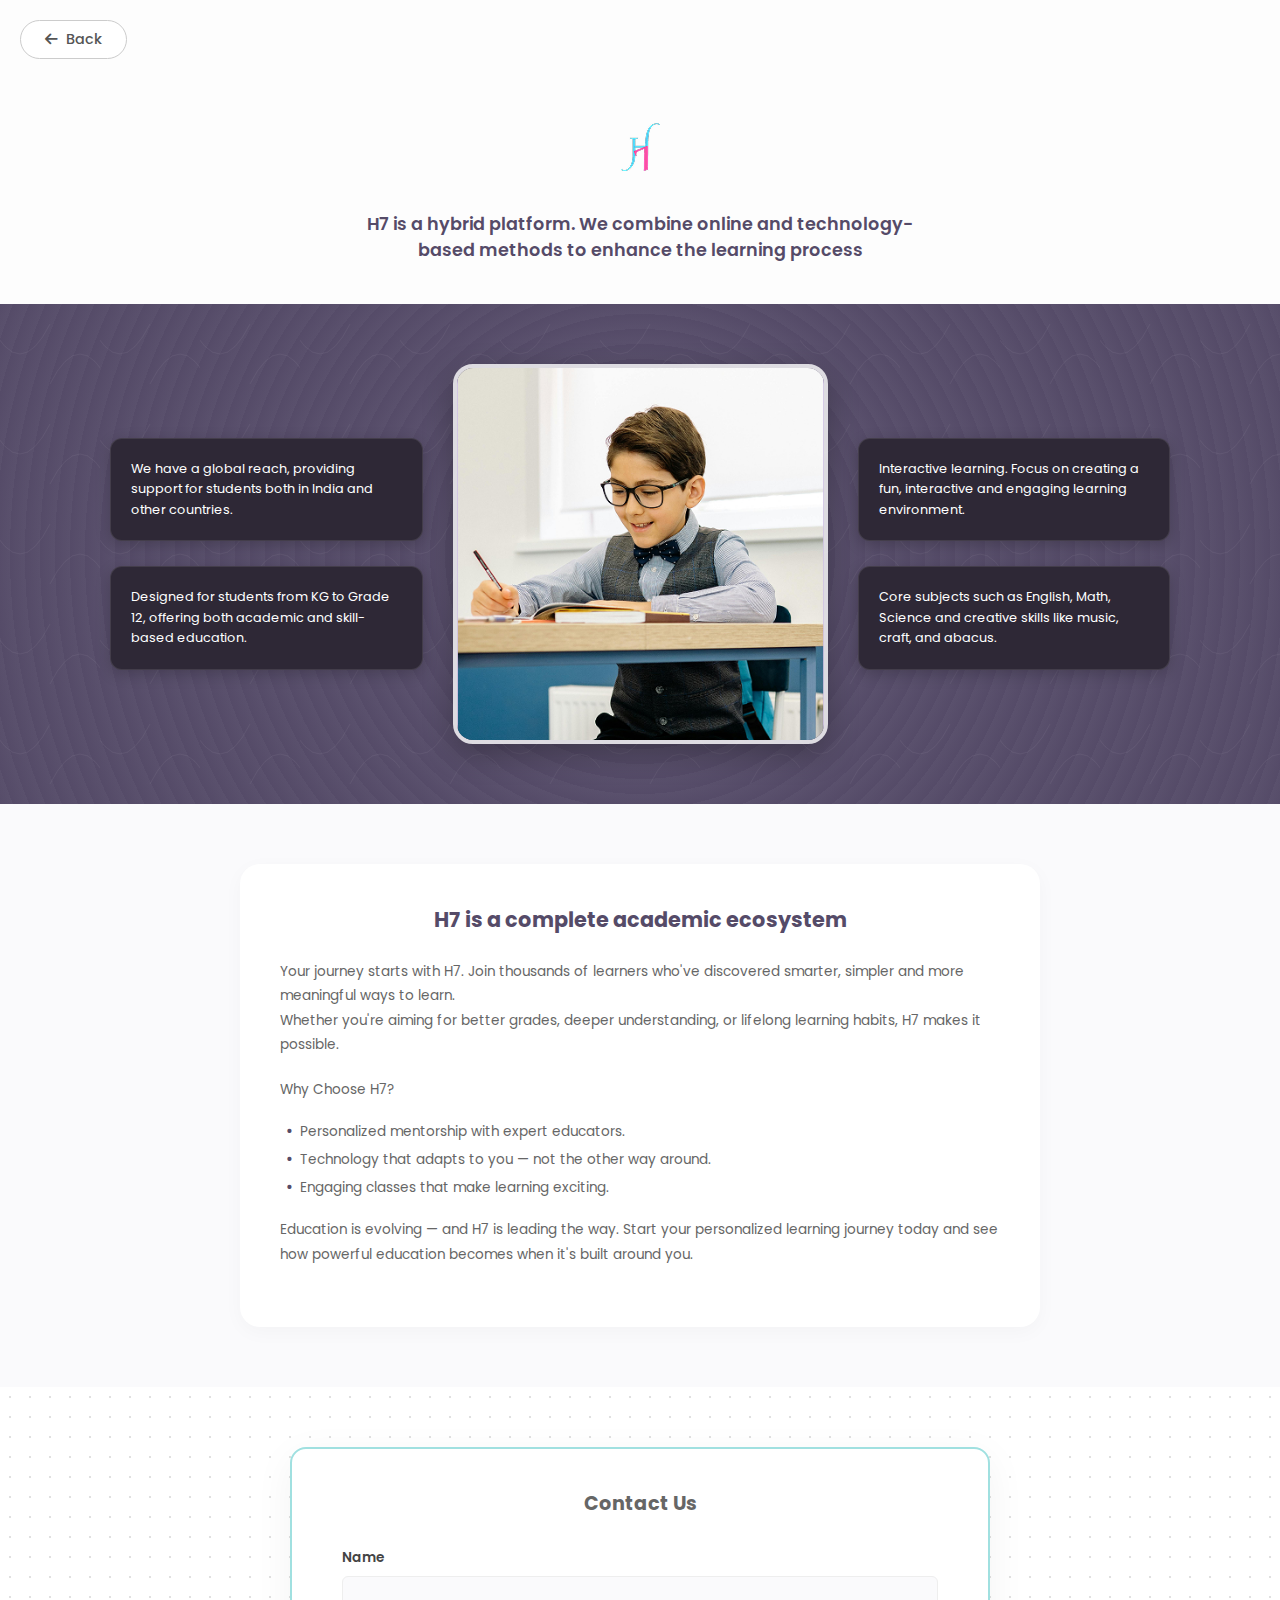
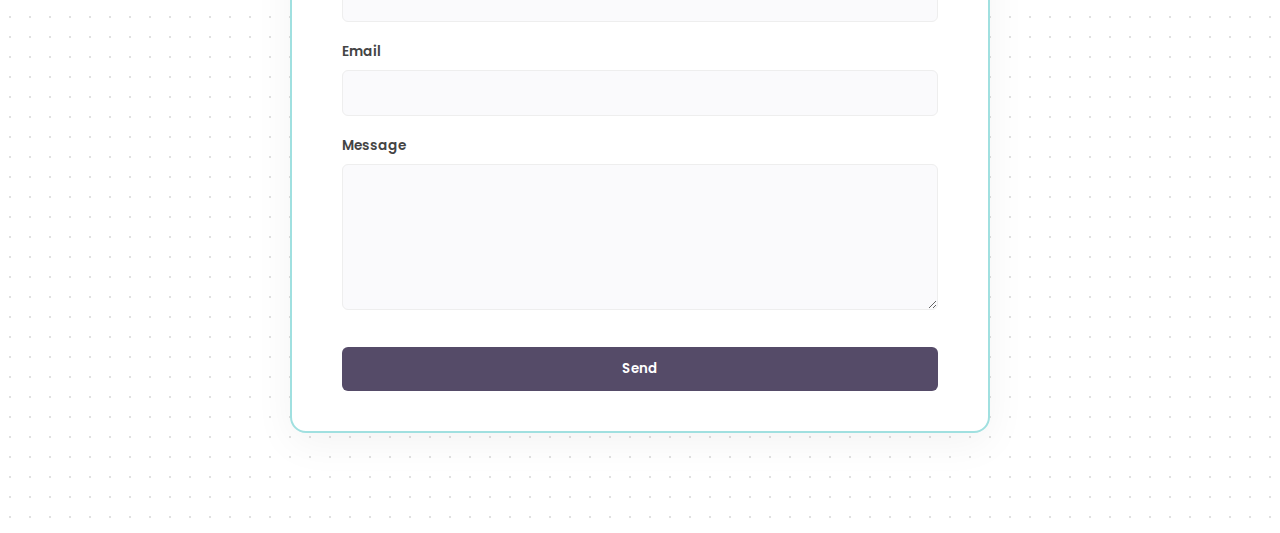
<file: about.html>
<!DOCTYPE html>
<html lang="en">
<head>
    <meta charset="UTF-8">
    <meta name="viewport" content="width=device-width, initial-scale=1.0">
    <title>H7 EdTech - Hybrid Platform</title>
    <link href="https://fonts.googleapis.com/css2?family=Poppins:wght@300;400;500;600;700&display=swap" rel="stylesheet">
    <link rel="stylesheet" href="https://cdnjs.cloudflare.com/ajax/libs/font-awesome/6.4.0/css/all.min.css">

    <style>
        /* --- Reset & Variables --- */
        :root {
            --primary-purple: #554B68;
            --dark-box-bg: #2E2836; /* Darker background for the feature boxes */
            --teal-border: #A0E0E0; /* Border for contact form */
            --text-dark: #333;
            --text-light: #fff;
            --bg-body: #FDFDFD;
        }

        * {
            margin: 0;
            padding: 0;
            box-sizing: border-box;
            font-family: 'Poppins', sans-serif;
        }

        body {
            background-color: var(--bg-body);
            color: var(--text-dark);
            overflow-x: hidden;
        }

        .container {
            max-width: 1100px;
            margin: 0 auto;
            padding: 0 20px;
        }
        .btn-back {
            display: inline-flex;
            align-items: center;
            gap: 8px;
            padding: 8px 24px;
            border: 1px solid #ccc;
            border-radius: 30px;
            text-decoration: none;
            color: #555;
            font-size: 0.9rem;
            font-weight: 500;
            margin-bottom: 30px;
            background: white;
            transition: all 0.2s;
        }

        .btn-back:hover {
            background: #f0f0f0;
        }

        /* --- Header Section --- */
        header {
            text-align: center;
            padding: 40px 20px;
        }

        .logo {
            font-size: 3rem;
            font-weight: 700;
            /* Mimicking the logo gradient */
            background: linear-gradient(135deg, #00C6FF, #FF72E3);
            -webkit-background-clip: text;
            -webkit-text-fill-color: transparent;
            margin-bottom: 20px;
            display: inline-block;
            font-style: italic;
        }

        .main-headline {
            font-size: 1.1rem;
            color: #554B68;
            font-weight: 600;
            max-width: 600px;
            margin: 0 auto;
            line-height: 1.5;
        }

        /* --- Hero Section (Purple Grid) --- */
        .hero-section {
            background-color: var(--primary-purple);
            padding: 60px 0;
            position: relative;
            /* Topographic pattern simulation */
            background-image: repeating-radial-gradient( circle at 50% 50%, transparent 0, var(--primary-purple) 15px ), repeating-linear-gradient( rgba(255,255,255,0.03), rgba(255,255,255,0.03) );
        }

        /* Pattern overlay SVG */
        .hero-section::before {
            content: '';
            position: absolute;
            top: 0; left: 0; right: 0; bottom: 0;
            background-image: url('data:image/svg+xml;utf8,<svg width="100" height="100" viewBox="0 0 100 100" xmlns="http://www.w3.org/2000/svg"><path d="M-10 20 Q 20 80 50 20" stroke="rgba(255,255,255,0.05)" fill="none"/><path d="M50 80 Q 80 20 110 80" stroke="rgba(255,255,255,0.05)" fill="none"/></svg>');
            background-size: 100px 100px;
            pointer-events: none;
        }

        .hero-grid {
            display: grid;
            grid-template-columns: 1fr 1.2fr 1fr;
            gap: 30px;
            align-items: center;
            position: relative;
            z-index: 1;
        }

        /* Feature Boxes */
        .feature-box {
            background-color: var(--dark-box-bg);
            border: 1px solid rgba(255,255,255,0.1);
            border-radius: 12px;
            padding: 20px;
            color: white;
            font-size: 0.8rem;
            line-height: 1.6;
            margin-bottom: 25px;
            box-shadow: 0 4px 15px rgba(0,0,0,0.2);
        }

        .feature-box:last-child {
            margin-bottom: 0;
        }

        /* Center Image */
        .center-image-container {
            display: flex;
            justify-content: center;
            align-items: center;
            height: 100%;
        }

        .center-image {
            width: 100%;
            height: 380px; /* Taller portrait orientation */
            object-fit: cover;
            border-radius: 20px;
            border: 4px solid rgba(255,255,255,0.8);
            box-shadow: 0 10px 30px rgba(0,0,0,0.3);
        }

        /* --- Ecosystem Text Section --- */
        .ecosystem-section {
            padding: 60px 20px;
            background-color: #FAFAFC;
        }

        .text-card {
            background: white;
            max-width: 800px;
            margin: 0 auto;
            padding: 40px;
            border-radius: 20px;
            box-shadow: 0 5px 20px rgba(0,0,0,0.03);
            text-align: left;
        }

        .ecosystem-section h2 {
            text-align: center;
            color: #554B68;
            font-size: 1.3rem;
            margin-bottom: 25px;
            font-weight: 700;
        }

        .ecosystem-section p {
            font-size: 0.85rem;
            color: #666;
            line-height: 1.8;
            margin-bottom: 20px;
        }

        .why-choose {
            margin: 20px 0;
            padding-left: 20px;
        }

        .why-choose li {
            font-size: 0.85rem;
            color: #666;
            margin-bottom: 8px;
            list-style-type: none;
            position: relative;
        }
        
        .why-choose li::before {
            content: "•";
            color: #554B68;
            font-weight: bold;
            display: inline-block;
            width: 1em;
            margin-left: -1em;
        }

        /* --- Contact Section --- */
        .contact-section {
            padding: 60px 0 100px;
            background-color: #fff;
            /* Dotted pattern background */
            background-image: radial-gradient(#E0E0E0 1px, transparent 1px);
            background-size: 20px 20px;
        }

        .contact-form-card {
            max-width: 700px;
            margin: 0 auto;
            background: white;
            border: 2px solid var(--teal-border);
            border-radius: 16px;
            padding: 40px 50px;
            box-shadow: 0 10px 40px rgba(0,0,0,0.05);
        }

        .contact-form-card h3 {
            text-align: center;
            color: #666;
            margin-bottom: 30px;
            font-size: 1.2rem;
        }

        .form-group {
            margin-bottom: 20px;
        }

        .form-group label {
            display: block;
            font-size: 0.85rem;
            color: #444;
            font-weight: 600;
            margin-bottom: 8px;
        }

        .form-group input,
        .form-group textarea {
            width: 100%;
            padding: 12px 15px;
            background-color: #FAFAFC;
            border: 1px solid #EEE;
            border-radius: 6px;
            outline: none;
            color: #555;
            font-family: inherit;
        }

        .form-group input:focus,
        .form-group textarea:focus {
            background-color: white;
            border-color: #ccc;
        }

        .btn-send {
            width: 100%;
            background-color: #554B68;
            color: white;
            border: none;
            padding: 12px;
            border-radius: 6px;
            font-weight: 600;
            cursor: pointer;
            transition: background 0.3s;
            margin-top: 10px;
        }

        .btn-send:hover {
            background-color: #3E364F;
        }

        /* --- Responsive Design --- */
        @media (max-width: 900px) {
            .hero-grid {
                grid-template-columns: 1fr;
            }

            .center-image-container {
                order: -1; /* Move image to top on mobile */
                margin-bottom: 30px;
            }
            
            .center-image {
                height: 250px;
                max-width: 400px;
            }

            .feature-box {
                text-align: center;
            }
            
            .contact-form-card {
                margin: 0 20px;
                padding: 30px 20px;
            }
        }
    </style>
</head>
<body>
    <a href="index.html" class="btn-back" style="margin: 20px;">
        <i class="fas fa-arrow-left"></i> Back
    </a>

    <header>
        <div class="container">
            <div class="logo"><img src="static/logo.png" alt="H7 Logo"></div>
            <h1 class="main-headline">
                H7 is a hybrid platform. We combine online and technology-based methods to enhance the learning process
            </h1>
        </div>
    </header>

    <section class="hero-section">
        <div class="container hero-grid">
            
            <div class="col-left">
                <div class="feature-box">
                    We have a global reach, providing support for students both in India and other countries.
                </div>
                <div class="feature-box">
                    Designed for students from KG to Grade 12, offering both academic and skill-based education.
                </div>
            </div>

            <div class="center-image-container">
                <img src="static/pexels-photo-8618023 1.png" alt="Student Learning" class="center-image">
            </div>

            <div class="col-right">
                <div class="feature-box">
                    Interactive learning. Focus on creating a fun, interactive and engaging learning environment.
                </div>
                <div class="feature-box">
                    Core subjects such as English, Math, Science and creative skills like music, craft, and abacus.
                </div>
            </div>

        </div>
    </section>

    <section class="ecosystem-section">
        <div class="container">
            <div class="text-card">
                <h2>H7 is a complete academic ecosystem</h2>
                <p>
                    Your journey starts with H7. Join thousands of learners who've discovered smarter, simpler and more meaningful ways to learn.<br>
                    Whether you're aiming for better grades, deeper understanding, or lifelong learning habits, H7 makes it possible.
                </p>
                
                <p style="margin-bottom:5px;">Why Choose H7?</p>
                <ul class="why-choose">
                    <li>Personalized mentorship with expert educators.</li>
                    <li>Technology that adapts to you — not the other way around.</li>
                    <li>Engaging classes that make learning exciting.</li>
                </ul>

                <p>
                    Education is evolving — and H7 is leading the way. Start your personalized learning journey today and see how powerful education becomes when it's built around you.
                </p>
            </div>
        </div>
    </section>

    <section class="contact-section">
        <div class="container">
            <div class="contact-form-card">
                <h3>Contact Us</h3>
                <form>
                    <div class="form-group">
                        <label>Name</label>
                        <input type="text">
                    </div>
                    <div class="form-group">
                        <label>Email</label>
                        <input type="email">
                    </div>
                    <div class="form-group">
                        <label>Message</label>
                        <textarea rows="6"></textarea>
                    </div>
                    <button type="submit" class="btn-send">Send</button>
                </form>
            </div>
        </div>
    </section>

</body>
</html
</file>
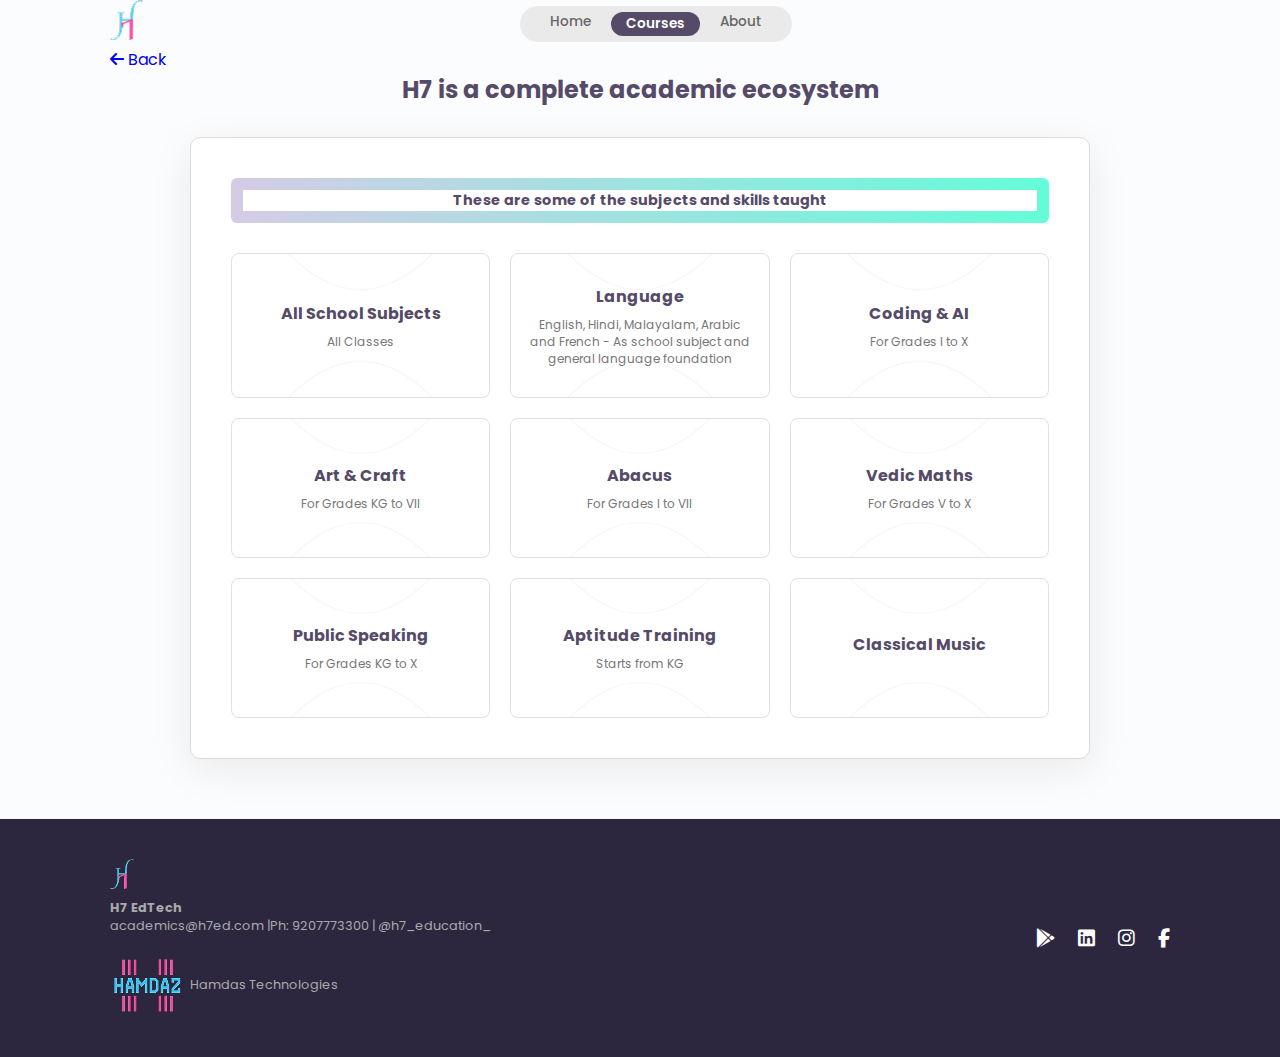
<file: courses.html>
<!DOCTYPE html>
<html lang="en">
<head>
    <meta charset="UTF-8">
    <meta name="viewport" content="width=device-width, initial-scale=1.0">
    <title>H7 EdTech - Academic Ecosystem</title>
    <link href="https://fonts.googleapis.com/css2?family=Poppins:wght@300;400;500;600;700&display=swap" rel="stylesheet">
    <link rel="stylesheet" href="https://cdnjs.cloudflare.com/ajax/libs/font-awesome/6.4.0/css/all.min.css">

    <style>
        /* --- CSS Reset & Variables --- */
        :root {
            --primary-dark: #554B68;
            --accent-purple: #BFAEE3;
            --bg-body: #FBFCFE;
            --text-dark: #333;
            --card-border: #E0E0E0;
            --pill-bg: #C6BBE3;
        }

        * {
            margin: 0;
            padding: 0;
            box-sizing: border-box;
            font-family: 'Poppins', sans-serif;
        }

        body {
            background-color: var(--bg-body);
            color: var(--text-dark);
        }

        .container {
            max-width: 1100px;
            margin: 0 auto;
            padding: 0 20px;
        }

        a { text-decoration: none; }
        ul { list-style: none; }

        /* --- Header --- */
        header {
            display: flex;
            justify-content: space-between;
            align-items: center;
            padding: 20px 0;
            margin-bottom: 20px;
        }

        .logo img { height: 40px; }

        .nav-pill {
            background: #EAEAEA;
            padding: 6px 30px;
            border-radius: 30px;
            display: flex;
            gap: 20px;
            margin: 0 auto;
        }

        .nav-pill a {
            color: #666;
            font-size: 0.85rem;
            font-weight: 500;
        }
        
        .nav-pill a.active { 
            background-color: #554B68; 
            color: white;
            font-weight: 600;
            padding: 2px 15px;
            border-radius: 15px;
        }

        .nav-container {
            flex-grow: 1;
            display: flex;
            justify-content: center;
        }

        /* --- Main Content --- */
        .main-title {
            text-align: center;
            color: #554B68;
            font-size: 1.5rem;
            font-weight: 700;
            margin-bottom: 30px;
        }

        /* The Big White Container Card */
        .ecosystem-card {
            background: white;
            border-radius: 10px;
            box-shadow: 0 10px 40px rgba(0,0,0,0.08);
            border: 1px solid #ddd;
            padding: 40px;
            max-width: 900px;
            margin: 0 auto 60px;
        }

        /* The Purple/Cyan Header Strip */
        .subjects-header {
            border: 2px solid transparent;
            border-radius: 6px;
            background-image: linear-gradient(white, white), linear-gradient(to right, #D4CBE5, #64FCD9);
            background-origin: border-box;
            background-clip: content-box, border-box;
            padding: 10px;
            text-align: center;
            font-size: 0.9rem;
            font-weight: 700;
            color: #554B68;
            margin-bottom: 30px;
        }

        /* Grid Layout */
        .grid-container {
            display: grid;
            grid-template-columns: repeat(3, 1fr);
            gap: 20px;
        }

        /* Individual Subject Cards */
        .subject-box {
            border: 1px solid #E0E0E0;
            border-radius: 8px;
            padding: 30px 15px;
            text-align: center;
            display: flex;
            flex-direction: column;
            justify-content: center;
            align-items: center;
            min-height: 140px;
            background-color: white;
            /* Subtle Pattern Overlay */
            background-image: url('data:image/svg+xml;utf8,<svg width="100" height="100" viewBox="0 0 100 100" xmlns="http://www.w3.org/2000/svg"><path d="M0 0 Q 50 50 100 0" stroke="rgba(0,0,0,0.03)" fill="none"/><path d="M0 100 Q 50 50 100 100" stroke="rgba(0,0,0,0.03)" fill="none"/></svg>');
            background-size: 100% 100%;
        }

        .subject-box h4 {
            color: #554B68;
            font-size: 1rem;
            font-weight: 700;
            margin-bottom: 8px;
        }

        .subject-box p {
            font-size: 0.75rem;
            color: #777;
            line-height: 1.4;
        }

        /* --- Footer --- */
        footer {
            background: #2C263F;
            color: #aaa;
            padding: 40px 0;
            font-size: 0.8rem;
        }

        .footer-content {
            display: flex;
            justify-content: space-between;
            align-items: center;
        }
        
        .footer-logo img { height: 30px; margin-bottom: 5px; }
        .footer-icons a { color: white; margin-left: 20px; font-size: 1.2rem; }

        /* Responsive */
        @media (max-width: 768px) {
            .grid-container {
                grid-template-columns: 1fr; /* Stack on mobile */
            }
            .ecosystem-card {
                padding: 20px;
            }
            .nav-pill { display: none; }
        }
    </style>
</head>
<body>

    <header class="container">
        <a href="#" class="logo"><img src="static\logo.png" alt="Logo"></a>
        
        <div class="nav-container">
            <div class="nav-pill" style="margin: 0 auto;">
                <a href="#">Home</a>
                <a href="#" class="active">Courses</a>
                <a href="#">About</a>
            </div>
        </div>
    </header>

    <main class="container">
        
        <a href="index.html" class="btn-back"><i class="fas fa-arrow-left"></i> Back</a>
        <h1 class="main-title">H7 is a complete academic ecosystem</h1>

        <div class="ecosystem-card">
            
            <div class="subjects-header">
                These are some of the subjects and skills taught
            </div>

            <div class="grid-container">
                
                <div class="subject-box">
                    <h4>All School Subjects</h4>
                    <p>All Classes</p>
                </div>
                <div class="subject-box">
                    <h4>Language</h4>
                    <p>English, Hindi, Malayalam, Arabic and French - As school subject and general language foundation</p>
                </div>
                <div class="subject-box">
                    <h4>Coding & AI</h4>
                    <p>For Grades I to X</p>
                </div>

                <div class="subject-box">
                    <h4>Art & Craft</h4>
                    <p>For Grades KG to VII</p>
                </div>
                <div class="subject-box">
                    <h4>Abacus</h4>
                    <p>For Grades I to VII</p>
                </div>
                <div class="subject-box">
                    <h4>Vedic Maths</h4>
                    <p>For Grades V to X</p>
                </div>

                <div class="subject-box">
                    <h4>Public Speaking</h4>
                    <p>For Grades KG to X</p>
                </div>
                <div class="subject-box">
                    <h4>Aptitude Training</h4>
                    <p>Starts from KG</p>
                </div>
                <div class="subject-box">
                    <h4>Classical Music</h4>
                    <p></p>
                </div>

            </div>
        </div>

    </main>

    <footer>
        <div class="container footer-content">
            <div class="footer-left">
                <div class="footer-logo">
                    <img src="static\logo.png" alt="H7">
                </div>
                <strong>H7 EdTech</strong><br>
                academics@h7ed.com |Ph: 9207773300 | @h7_education_
                <br><br>
                <div style="display:flex; align-items:center; gap:5px;">
                   <img src="static\IMG-20250828-WA0000 2.png" alt=""> Hamdas Technologies
                </div>
            </div>
            <div class="footer-icons">
                <a href="#"><i class="fab fa-google-play"></i></a>
                <a href="#"><i class="fab fa-linkedin"></i></a>
                <a href="#"><i class="fab fa-instagram"></i></a>
                <a href="#"><i class="fab fa-facebook-f"></i></a>
            </div>
        </div>
    </footer>

</body>
</html>
</file>
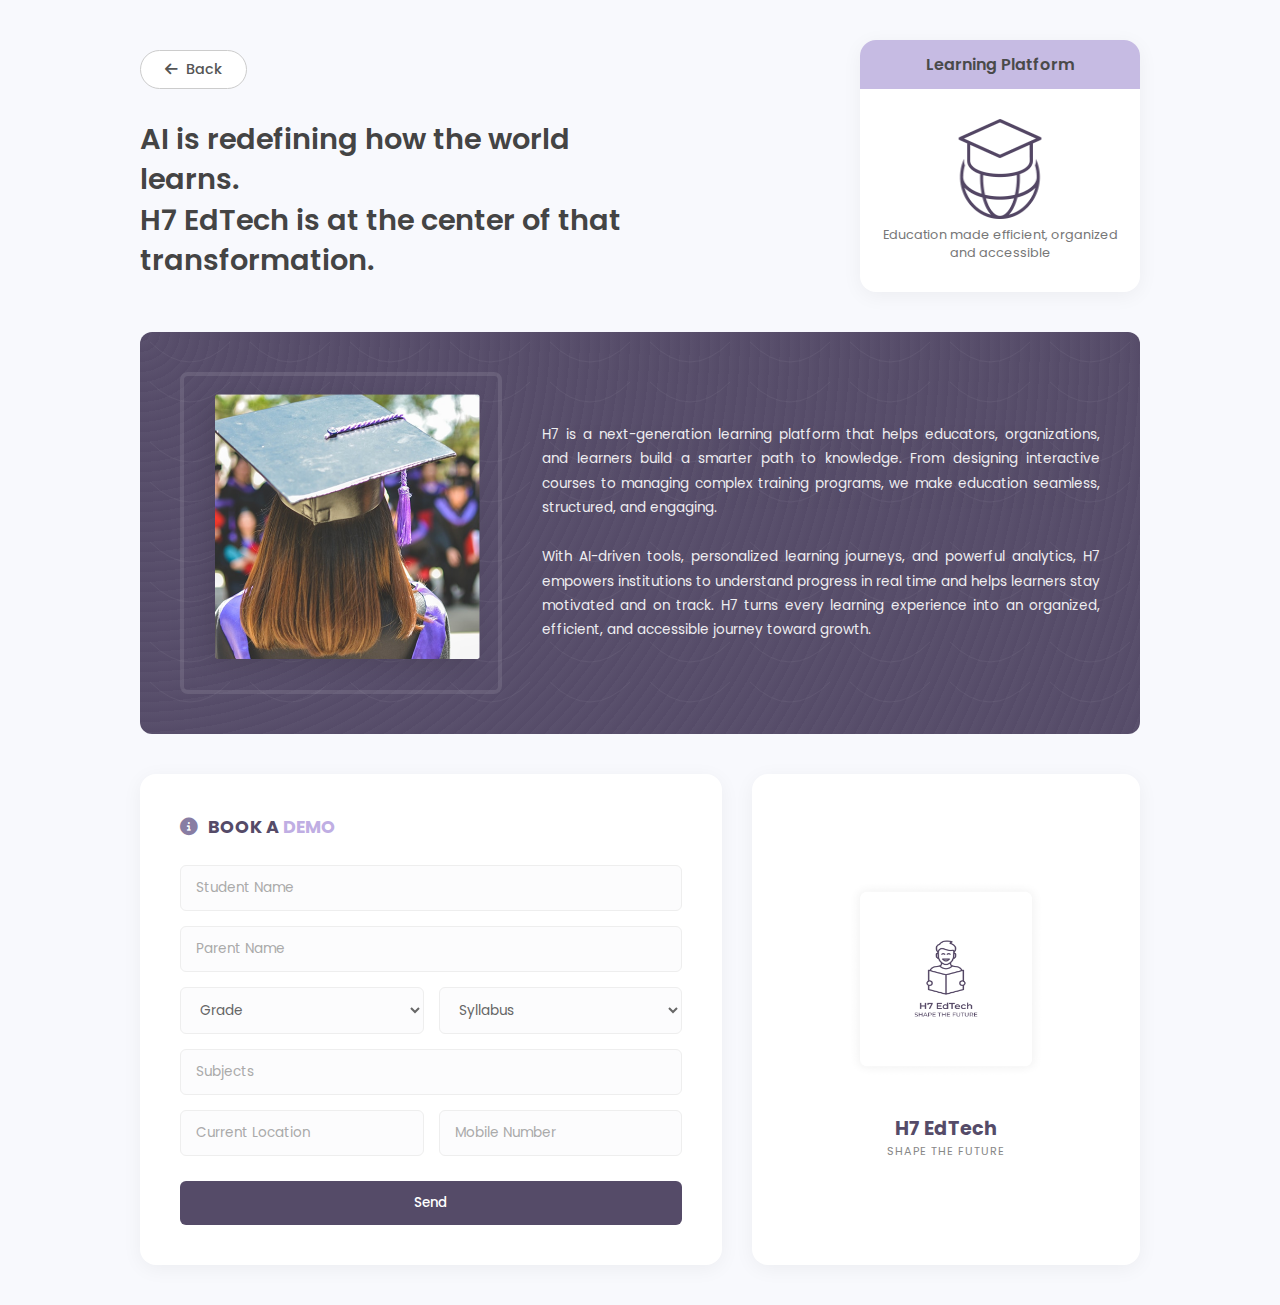
<file: learning.html>
<!DOCTYPE html>
<html lang="en">
<head>
    <meta charset="UTF-8">
    <meta name="viewport" content="width=device-width, initial-scale=1.0">
    <title>H7 EdTech - Learning Platform</title>
    <link href="https://fonts.googleapis.com/css2?family=Poppins:wght@300;400;500;600;700&display=swap" rel="stylesheet">
    <link rel="stylesheet" href="https://cdnjs.cloudflare.com/ajax/libs/font-awesome/6.4.0/css/all.min.css">

    <style>
        /* --- Reset & Variables --- */
        :root {
            --primary-purple: #554B68; /* The dark purple background */
            --accent-purple: #BFAEE3;  /* Light purple for headers */
            --text-dark: #333;
            --text-light: #fff;
            --bg-body: #F8F9FD;
            --border-radius-card: 16px;
            --shadow: 0 4px 20px rgba(0,0,0,0.05);
        }

        * {
            margin: 0;
            padding: 0;
            box-sizing: border-box;
            font-family: 'Poppins', sans-serif;
        }

        body {
            background-color: var(--bg-body);
            color: var(--text-dark);
            padding: 40px 20px;
        }

        .container {
            max-width: 1000px;
            margin: 0 auto;
        }

        /* --- Top Section --- */
        .top-section {
            display: flex;
            justify-content: space-between;
            align-items: flex-start;
            margin-bottom: 40px;
            gap: 40px;
        }

        .top-left {
            flex: 1;
            padding-top: 10px;
        }

        .btn-back {
            display: inline-flex;
            align-items: center;
            gap: 8px;
            padding: 8px 24px;
            border: 1px solid #ccc;
            border-radius: 30px;
            text-decoration: none;
            color: #555;
            font-size: 0.9rem;
            font-weight: 500;
            margin-bottom: 30px;
            background: white;
            transition: all 0.2s;
        }

        .btn-back:hover {
            background: #f0f0f0;
        }

        .top-headline {
            font-size: 1.8rem;
            line-height: 1.4;
            color: #444;
            font-weight: 600;
            max-width: 500px;
        }

        .platform-card {
            background: white;
            border-radius: var(--border-radius-card);
            box-shadow: var(--shadow);
            width: 280px;
            overflow: hidden;
            text-align: center;
            flex-shrink: 0;
        }

        .platform-header {
            background-color: #C6BBE3; /* Muted purple header */
            color: #4a4a4a;
            padding: 12px;
            font-weight: 600;
            font-size: 1rem;
        }

        .platform-body {
            padding: 30px 20px;
        }

        .platform-icon {
            font-size: 3.5rem;
            color: #4A4060;
            margin-bottom: 15px;
            display: block;
        }

        .platform-body p {
            font-size: 0.8rem;
            color: #777;
            line-height: 1.4;
        }

        /* --- Middle Section (Purple Banner) --- */
        .purple-banner {
            background-color: var(--primary-purple);
            border-radius: 12px;
            padding: 40px;
            display: flex;
            align-items: center;
            gap: 40px;
            color: white;
            margin-bottom: 40px;
            position: relative;
            overflow: hidden;
            /* Simulating the topographic map background pattern with a gradient */
            background-image: repeating-radial-gradient( circle at 0 0, transparent 0, var(--primary-purple) 10px ), repeating-linear-gradient( rgba(255,255,255,0.03), rgba(255,255,255,0.03) );
        }

        /* Adding a subtle texture effect */
        .purple-banner::before {
            content: '';
            position: absolute;
            top: 0; left: 0; right: 0; bottom: 0;
            background-image: url('data:image/svg+xml;utf8,<svg width="100" height="100" viewBox="0 0 100 100" xmlns="http://www.w3.org/2000/svg"><path d="M10 10 Q 50 50 90 10" stroke="rgba(255,255,255,0.05)" fill="none"/><path d="M10 50 Q 50 90 90 50" stroke="rgba(255,255,255,0.05)" fill="none"/></svg>');
            background-size: 100px 100px;
            pointer-events: none;
        }

        .banner-image {
            flex: 0 0 35%;
            z-index: 1;
        }

        .banner-image img {
            width: 100%;
            border-radius: 8px;
            border: 4px solid rgba(255,255,255,0.1);
            display: block;
        }

        .banner-text {
            flex: 1;
            z-index: 1;
            font-size: 0.85rem;
            line-height: 1.8;
            opacity: 0.9;
            text-align: justify;
        }

        /* --- Bottom Section (Cards) --- */
        .bottom-grid {
            display: grid;
            grid-template-columns: 1.2fr 0.8fr;
            gap: 30px;
        }

        /* Form Card */
        .card-white {
            background: white;
            padding: 40px;
            border-radius: var(--border-radius-card);
            box-shadow: var(--shadow);
        }

        .form-header {
            color: #887DA3;
            font-weight: 700;
            margin-bottom: 25px;
            display: flex;
            align-items: center;
            gap: 10px;
            font-size: 1.1rem;
        }
        
        .form-header span {
            color: #554B68; /* Make "BOOK A" darker if needed, design shows mixed colors */
        }

        .booking-form {
            display: flex;
            flex-direction: column;
            gap: 15px;
        }

        .booking-form input,
        .booking-form select {
            width: 100%;
            padding: 12px 15px;
            border: 1px solid #eee;
            background: #Fcfcfd;
            border-radius: 6px;
            font-size: 0.85rem;
            color: #666;
            outline: none;
        }

        .booking-form input::placeholder {
            color: #aaa;
        }

        .form-row {
            display: flex;
            gap: 15px;
        }

        .form-row > * {
            flex: 1;
        }

        .btn-submit {
            background-color: var(--primary-purple);
            color: white;
            border: none;
            padding: 12px;
            border-radius: 6px;
            font-weight: 500;
            cursor: pointer;
            margin-top: 10px;
            transition: background 0.3s;
        }

        .btn-submit:hover {
            background-color: #433b52;
        }

        /* Logo Card */
        .logo-card {
            display: flex;
            flex-direction: column;
            justify-content: center;
            align-items: center;
            text-align: center;
        }

        .logo-icon {
            font-size: 5rem;
            color: #554B68;
            margin-bottom: 20px;
        }
        
        /* Using an SVG placeholder for the character reading book */
        .illustration-placeholder {
            width: 80px;
            height: 80px;
            margin-bottom: 15px;
            opacity: 0.8;
        }

        .brand-name {
            font-weight: 700;
            font-size: 1.2rem;
            color: var(--primary-purple);
        }

        .brand-tagline {
            font-size: 0.7rem;
            letter-spacing: 1px;
            text-transform: uppercase;
            color: #888;
        }

        /* --- Responsive Design --- */
        @media (max-width: 768px) {
            .top-section {
                flex-direction: column;
                align-items: center;
                text-align: center;
            }
            
            .platform-card {
                width: 100%;
            }

            .purple-banner {
                flex-direction: column;
            }

            .bottom-grid {
                grid-template-columns: 1fr;
            }
            
            .form-row {
                flex-direction: column;
                gap: 15px;
            }
        }
    </style>
</head>
<body>

    <div class="container">

        <div class="top-section">
            <div class="top-left">
                <a href="#" class="btn-back">
                    <i class="fas fa-arrow-left"></i> Back
                </a>
                <h1 class="top-headline">
                    AI is redefining how the world learns.<br>
                    H7 EdTech is at the center of that transformation.
                </h1>
            </div>

            <div class="platform-card">
                <div class="platform-header">Learning Platform</div>
                <div class="platform-body">
                    <img src="static/learning.png" alt="" style="width: 100px; height: 100px;">
                    <p>Education made efficient, organized and accessible</p>
                </div>
            </div>
        </div>

        <div class="purple-banner">
            <div class="banner-image">
                <img src="static/unsplash_bZ_RkRKE0Po.png" alt="Graduate Student">
            </div>
            <div class="banner-text">
                <p>H7 is a next-generation learning platform that helps educators, organizations, and learners build a smarter path to knowledge. From designing interactive courses to managing complex training programs, we make education seamless, structured, and engaging.</p>
                <br>
                <p>With AI-driven tools, personalized learning journeys, and powerful analytics, H7 empowers institutions to understand progress in real time and helps learners stay motivated and on track. H7 turns every learning experience into an organized, efficient, and accessible journey toward growth.</p>
            </div>
        </div>

        <div class="bottom-grid">
            
            <div class="card-white">
                <div class="form-header">
                    <i class="fas fa-info-circle"></i>
                    <span>BOOK A <span style="color:#BFAEE3;">DEMO</span></span>
                </div>
                <form class="booking-form">
                    <input type="text" placeholder="Student Name">
                    <input type="text" placeholder="Parent Name">
                    
                    <div class="form-row">
                        <select>
                            <option value="" disabled selected>Grade</option>
                            <option value="1">1</option>
                            <option value="2">2</option>
                        </select>
                        <select>
                            <option value="" disabled selected>Syllabus</option>
                            <option value="cbse">CBSE</option>
                            <option value="icse">ICSE</option>
                        </select>
                    </div>

                    <input type="text" placeholder="Subjects">
                    
                    <div class="form-row">
                        <input type="text" placeholder="Current Location">
                        <input type="text" placeholder="Mobile Number">
                    </div>

                    <button type="submit" class="btn-submit">Send</button>
                </form>
            </div>

            <div class="card-white logo-card">
                <div style="font-size: 4rem; color: #554B68; margin-bottom: 10px;">
                    <img src="static/Frame 130.png" alt="H7 Logo" style="width: 200px;height: 200px;">
                </div>
                <div class="brand-name">H7 EdTech</div>
                <div class="brand-tagline">SHAPE THE FUTURE</div>
            </div>

        </div>

    </div>

</body>
</html>
</file>
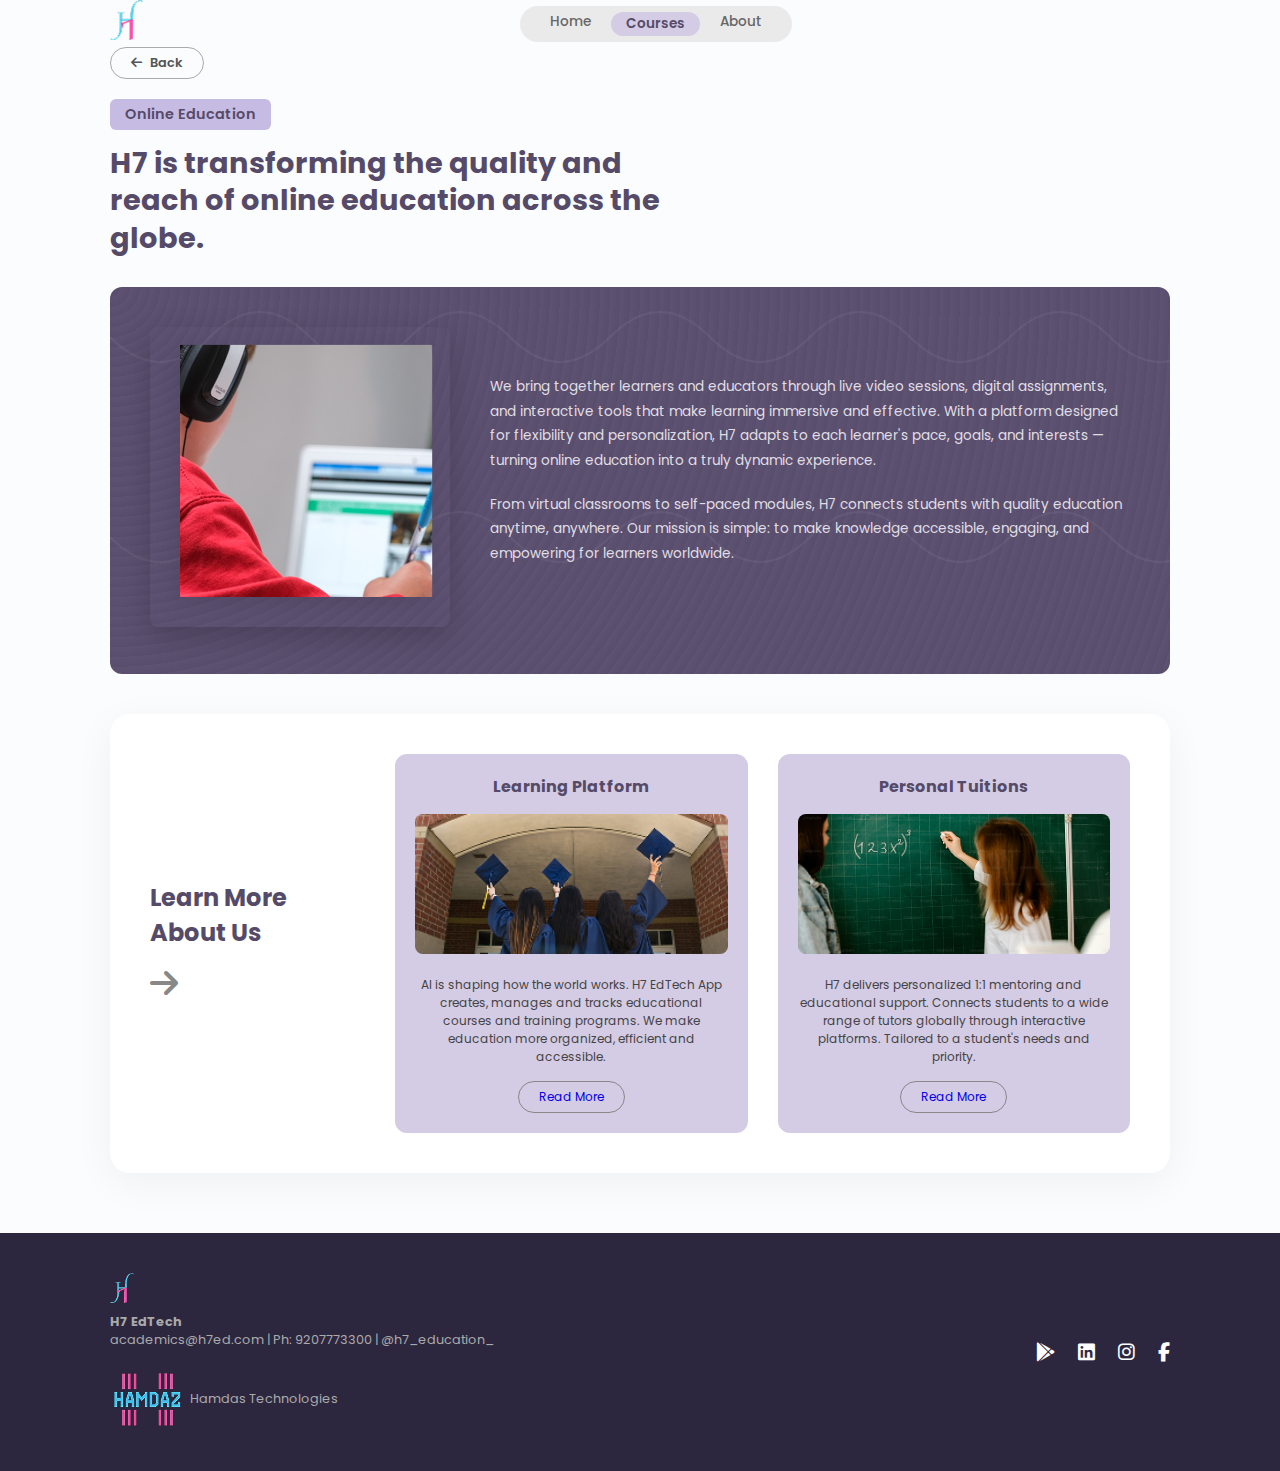
<file: online.html>
<!DOCTYPE html>
<html lang="en">
<head>
    <meta charset="UTF-8">
    <meta name="viewport" content="width=device-width, initial-scale=1.0">
    <title>H7 EdTech - Online Education</title>
    <link href="https://fonts.googleapis.com/css2?family=Poppins:wght@300;400;500;600;700&display=swap" rel="stylesheet">
    <link rel="stylesheet" href="https://cdnjs.cloudflare.com/ajax/libs/font-awesome/6.4.0/css/all.min.css">

    <style>
        /* --- CSS Reset & Colors --- */
        :root {
            --primary-dark: #554B68; 
            --banner-bg: #594D6D;    
            --card-light-purple: #D4CBE5; 
            --bg-body: #FBFCFE;
            --text-dark: #333;
            --pill-bg: #C6BBE3;
        }

        * {
            margin: 0;
            padding: 0;
            box-sizing: border-box;
            font-family: 'Poppins', sans-serif;
        }

        body {
            background-color: var(--bg-body);
            color: var(--text-dark);
        }

        .container {
            max-width: 1100px;
            margin: 0 auto;
            padding: 0 20px;
        }

        a { text-decoration: none; }
        ul { list-style: none; }

        /* --- Header --- */
        header {
            display: flex;
            justify-content: space-between;
            align-items: center;
            padding: 20px 0;
            margin-bottom: 20px;
        }

        .logo img { height: 40px; }

        .nav-pill {
            background: #EAEAEA;
            padding: 6px 30px;
            border-radius: 30px;
            display: flex;
            gap: 20px;
        }

        .nav-pill a {
            color: #666;
            font-size: 0.85rem;
            font-weight: 500;
        }
        
        .nav-pill a.active { 
            background-color: var(--pill-bg); /* Use pill color for active state here? Or banner bg? Image shows light purple active */
            background-color: #D4CBE5; 
            color: #554B68;
            font-weight: 600;
            padding: 2px 15px;
            border-radius: 15px;
        }

        .nav-container {
            flex-grow: 1;
            display: flex;
            justify-content: center;
        }

        /* --- Top Section --- */
        .top-content {
            margin-bottom: 30px;
        }

        .btn-back {
            display: inline-flex;
            align-items: center;
            gap: 8px;
            padding: 6px 20px;
            border: 1px solid #aaa;
            border-radius: 30px;
            color: #555;
            font-size: 0.8rem;
            font-weight: 600;
            margin-bottom: 20px;
            background: transparent;
            cursor: pointer;
        }

        .tag-pill {
            display: inline-block;
            background-color: var(--pill-bg);
            color: var(--primary-dark);
            padding: 5px 15px;
            border-radius: 6px;
            font-weight: 600;
            font-size: 0.9rem;
            margin-bottom: 15px;
        }

        .main-headline {
            font-size: 1.8rem;
            color: var(--primary-dark);
            font-weight: 700;
            line-height: 1.3;
            max-width: 600px;
        }

        /* --- Purple Banner Section --- */
        .purple-banner {
            background-color: var(--banner-bg);
            border-radius: 12px;
            padding: 40px;
            display: flex;
            gap: 40px;
            color: white;
            position: relative;
            overflow: hidden;
            margin-bottom: 40px;
            background-image: repeating-radial-gradient( circle at 0 0, transparent 0, #594D6D 10px ), repeating-linear-gradient( rgba(255,255,255,0.03), rgba(255,255,255,0.03) );
        }

        /* Decorative pattern overlay */
        .purple-banner::after {
            content: '';
            position: absolute;
            top: 0; left: 0; right: 0; bottom: 0;
            background-image: url('data:image/svg+xml;utf8,<svg width="200" height="200" viewBox="0 0 200 200" xmlns="http://www.w3.org/2000/svg"><path d="M0 50 Q 50 100 100 50 T 200 50" stroke="rgba(255,255,255,0.05)" fill="none" stroke-width="2"/></svg>');
            pointer-events: none;
        }

        .banner-img-container {
            flex: 0 0 300px;
            z-index: 1;
        }

        .banner-img-container img {
            width: 100%;
            height: 300px; 
            object-fit: cover;
            border-radius: 8px;
            box-shadow: 0 10px 30px rgba(0,0,0,0.2);
        }

        .banner-text {
            flex: 1;
            z-index: 1;
            display: flex;
            flex-direction: column;
            justify-content: center;
            font-size: 0.85rem;
            line-height: 1.8;
            color: #E0DEE5;
        }

        .banner-text p {
            margin-bottom: 20px;
        }

        /* --- Bottom White Section --- */
        .learn-more-container {
            background: white;
            border-radius: 20px;
            padding: 40px;
            box-shadow: 0 10px 40px rgba(0,0,0,0.05);
            display: flex;
            align-items: center;
            margin-bottom: 60px;
        }

        .learn-more-label {
            flex: 0 0 25%;
            font-size: 1.5rem;
            color: var(--primary-dark);
            font-weight: 700;
            padding-right: 20px;
        }
        
        .arrow-icon {
            font-size: 2rem;
            margin-top: 10px;
            color: #888;
            font-weight: 300;
        }

        .cards-wrapper {
            flex: 1;
            display: flex;
            gap: 30px;
        }

        .info-card {
            flex: 1;
            background-color: var(--card-light-purple);
            border-radius: 12px;
            padding: 20px;
            text-align: center;
            transition: transform 0.2s;
        }

        .info-card:hover {
            transform: translateY(-5px);
        }

        .card-title {
            font-size: 1rem;
            font-weight: 700;
            color: var(--primary-dark);
            margin-bottom: 15px;
        }

        .card-img {
            width: 100%;
            height: 140px;
            object-fit: cover;
            border-radius: 8px;
            margin-bottom: 15px;
        }

        .card-desc {
            font-size: 0.75rem;
            color: #444;
            margin-bottom: 15px;
            line-height: 1.5;
        }

        .btn-read-more {
            display: inline-block;
            border: 1px solid #888;
            padding: 6px 20px;
            border-radius: 20px;
            font-size: 0.75rem;
            color: #555;
            background: transparent;
            cursor: pointer;
        }

        /* --- Footer --- */
        footer {
            background: #2C263F;
            color: #aaa;
            padding: 40px 0;
            font-size: 0.8rem;
        }

        .footer-content {
            display: flex;
            justify-content: space-between;
            align-items: center;
        }
        
        .footer-logo img { height: 30px; margin-bottom: 5px; }
        .footer-icons a { color: white; margin-left: 20px; font-size: 1.2rem; }

        /* Responsive */
        @media (max-width: 768px) {
            .purple-banner {
                flex-direction: column;
                padding: 20px;
            }
            .banner-img-container { flex: auto; width: 100%; }
            .banner-img-container img { height: 200px; }
            
            .learn-more-container {
                flex-direction: column;
                padding: 20px;
                gap: 30px;
            }
            .learn-more-label { text-align: center; margin-bottom: 10px; }
            .cards-wrapper { flex-direction: column; width: 100%; }
            .nav-pill { display: none; }
        }
    </style>
</head>
<body>

    <header class="container">
        <a href="#" class="logo"><img src="static\logo.png" alt="Logo"></a>
        
        <div class="nav-container">
            <div class="nav-pill" style="margin: 0 auto;">
                <a href="#">Home</a>
                <a href="#" class="active">Courses</a>
                <a href="#">About</a>
            </div>
        </div>
    </header>

    <main class="container">
        
        <div class="top-content">
            <a href="index.html" class="btn-back"><i class="fas fa-arrow-left"></i> Back</a>
            <br>
            <span class="tag-pill">Online Education</span>
            <h1 class="main-headline">
                H7 is transforming the quality and reach of online education across the globe.
            </h1>
        </div>

        <section class="purple-banner">
            <div class="banner-img-container">
                <img src="static\unsplash_bZ_RkRKE0Po (1).png" alt="Student on Laptop">
            </div>
            <div class="banner-text">
                <p>
                    We bring together learners and educators through live video sessions, digital assignments, and interactive tools that make learning immersive and effective. With a platform designed for flexibility and personalization, H7 adapts to each learner's pace, goals, and interests — turning online education into a truly dynamic experience.
                </p>
                <p>
                    From virtual classrooms to self-paced modules, H7 connects students with quality education anytime, anywhere. Our mission is simple: to make knowledge accessible, engaging, and empowering for learners worldwide.
                </p>
            </div>
        </section>

        <section class="learn-more-container">
            <div class="learn-more-label">
                Learn More<br>About Us
                <div class="arrow-icon"><i class="fas fa-arrow-right"></i></div>
            </div>

            <div class="cards-wrapper">
                
                <div class="info-card">
                    <h4 class="card-title">Learning Platform</h4>
                    <img src="static\unsplash_LLfRMRT-9AY (1).png" class="card-img" alt="Learning Platform">
                    <p class="card-desc">
                        AI is shaping how the world works. H7 EdTech App creates, manages and tracks educational courses and training programs. We make education more organized, efficient and accessible.
                    </p>
                    <button class="btn-read-more"><a href="learning.html">Read More</a></button>
                </div>

                <div class="info-card">
                    <h4 class="card-title">Personal Tuitions</h4>
                    <img src="static\unsplash_aFiUz4BG3ug.png" class="card-img" alt="Personal Tuitions">
                    <p class="card-desc">
                        H7 delivers personalized 1:1 mentoring and educational support. Connects students to a wide range of tutors globally through interactive platforms. Tailored to a student's needs and priority.
                    </p>
                    <button class="btn-read-more"><a href="tution.html">Read More</a></button>
                </div>

            </div>
        </section>

    </main>

    <footer>
        <div class="container footer-content">
            <div class="footer-left">
                <div class="footer-logo">
                    <img src="static\logo.png" alt="H7">
                </div>
                <strong>H7 EdTech</strong><br>
                academics@h7ed.com | Ph: 9207773300 | @h7_education_
                <br><br>
                <div style="display:flex; align-items:center; gap:5px;">
                   <img src="static\IMG-20250828-WA0000 2.png" alt=""> Hamdas Technologies
                </div>
            </div>
            <div class="footer-icons">
                <a href="#"><i class="fab fa-google-play"></i></a>
                <a href="#"><i class="fab fa-linkedin"></i></a>
                <a href="#"><i class="fab fa-instagram"></i></a>
                <a href="#"><i class="fab fa-facebook-f"></i></a>
            </div>
        </div>
    </footer>

</body>
</html>
</file>
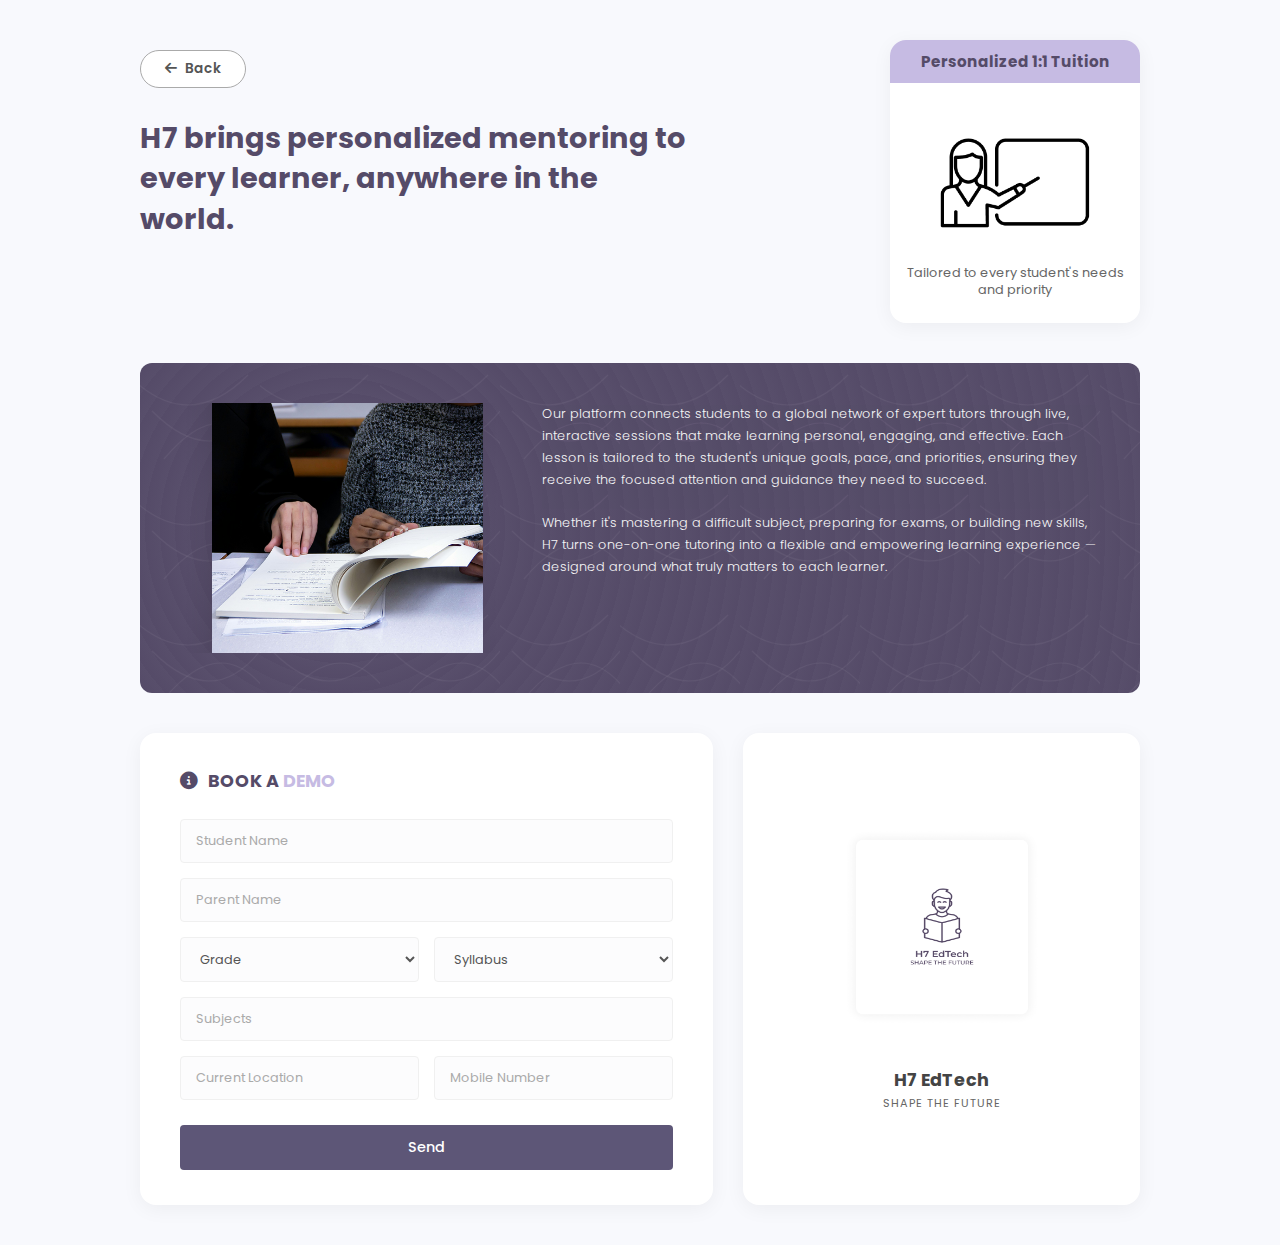
<file: tution.html>
<!DOCTYPE html>
<html lang="en">
<head>
    <meta charset="UTF-8">
    <meta name="viewport" content="width=device-width, initial-scale=1.0">
    <title>H7 EdTech - Personalized Tuition</title>
    <link href="https://fonts.googleapis.com/css2?family=Poppins:wght@300;400;500;600;700&display=swap" rel="stylesheet">
    <link rel="stylesheet" href="https://cdnjs.cloudflare.com/ajax/libs/font-awesome/6.4.0/css/all.min.css">

    <style>
        /* --- Reset & Variables --- */
        :root {
            --primary-purple: #554B68; /* Dark purple background */
            --accent-purple: #C6BBE3;  /* Light purple for headers */
            --text-dark: #333;
            --text-light: #fff;
            --bg-body: #F8F9FD;
            --border-radius-card: 16px;
            --shadow: 0 4px 20px rgba(0,0,0,0.05);
        }

        * {
            margin: 0;
            padding: 0;
            box-sizing: border-box;
            font-family: 'Poppins', sans-serif;
        }

        body {
            background-color: var(--bg-body);
            color: var(--text-dark);
            padding: 40px 20px;
            display: flex;
            justify-content: center;
        }

        .container {
            width: 100%;
            max-width: 1000px;
        }

        /* --- Top Section --- */
        .top-section {
            display: flex;
            justify-content: space-between;
            align-items: flex-start;
            margin-bottom: 40px;
            gap: 40px;
        }

        .top-left {
            flex: 1;
            padding-top: 10px;
        }

        .btn-back {
            display: inline-flex;
            align-items: center;
            gap: 8px;
            padding: 8px 24px;
            border: 1px solid #aaa;
            border-radius: 30px;
            text-decoration: none;
            color: #555;
            font-size: 0.85rem;
            font-weight: 600;
            margin-bottom: 30px;
            background: white;
            transition: all 0.2s;
        }

        .btn-back:hover {
            background: #f0f0f0;
        }

        .top-headline {
            font-size: 1.8rem;
            line-height: 1.4;
            color: #554B68;
            font-weight: 700;
            max-width: 550px;
        }

        .platform-card {
            background: white;
            border-radius: var(--border-radius-card);
            box-shadow: var(--shadow);
            width: 250px;
            overflow: hidden;
            text-align: center;
            flex-shrink: 0;
        }

        .platform-header {
            background-color: var(--accent-purple);
            color: #554B68; /* Darker purple text for contrast */
            padding: 10px;
            font-weight: 700;
            font-size: 0.95rem;
        }

        .platform-body {
            padding: 25px 15px;
        }

        .platform-icon {
            font-size: 3rem;
            color: #554B68; 
            margin-bottom: 10px;
            display: block;
        }

        .platform-body p {
            font-size: 0.8rem;
            color: #666;
            line-height: 1.3;
        }

        /* --- Middle Section (Purple Banner) --- */
        .purple-banner {
            background-color: var(--primary-purple);
            border-radius: 12px;
            padding: 40px;
            display: flex;
            align-items: flex-start;
            gap: 40px;
            color: white;
            margin-bottom: 40px;
            position: relative;
            overflow: hidden;
            /* Topographic map pattern simulation */
            background-image: repeating-radial-gradient( circle at 20% 50%, transparent 0, var(--primary-purple) 15px ), repeating-linear-gradient( rgba(255,255,255,0.02), rgba(255,255,255,0.02) );
        }

        /* Pattern overlay SVG */
        .purple-banner::before {
            content: '';
            position: absolute;
            top: 0; left: 0; right: 0; bottom: 0;
            background-image: url('data:image/svg+xml;utf8,<svg width="100" height="100" viewBox="0 0 100 100" xmlns="http://www.w3.org/2000/svg"><path d="M-10 10 Q 40 60 90 10" stroke="rgba(255,255,255,0.05)" fill="none"/><path d="M10 40 Q 60 90 100 40" stroke="rgba(255,255,255,0.05)" fill="none"/><path d="M20 80 Q 70 20 110 80" stroke="rgba(255,255,255,0.05)" fill="none"/></svg>');
            background-size: 120px 120px;
            pointer-events: none;
        }

        .banner-image {
            flex: 0 0 35%;
            z-index: 1;
            height: 250px; 
            overflow: hidden;
            border-radius: 4px;
        }

        .banner-image img {
            width: 100%;
            height: 100%;
            object-fit: cover;
            display: block;
        }

        .banner-text {
            flex: 1;
            z-index: 1;
            font-size: 0.8rem;
            line-height: 1.7;
            opacity: 0.95;
            text-align: left;
            font-weight: 300;
        }

        /* --- Bottom Section (Cards) --- */
        .bottom-grid {
            display: grid;
            grid-template-columns: 1.3fr 0.9fr; 
            gap: 30px;
        }

        /* Form Card */
        .card-white {
            background: white;
            padding: 35px 40px;
            border-radius: var(--border-radius-card);
            box-shadow: var(--shadow);
        }

        .form-header {
            color: #554B68;
            font-weight: 700;
            margin-bottom: 25px;
            display: flex;
            align-items: center;
            gap: 10px;
            font-size: 1.1rem;
        }
        
        .form-header span {
            color: #554B68; 
        }
        
        .form-header .demo-text {
            color: #C6BBE3; /* Lighter purple for DEMO word */
        }

        .booking-form {
            display: flex;
            flex-direction: column;
            gap: 15px;
        }

        .booking-form input,
        .booking-form select {
            width: 100%;
            padding: 12px 15px;
            border: 1px solid #f0f0f0;
            background: #Fcfcfd;
            border-radius: 4px;
            font-size: 0.8rem;
            color: #555;
            outline: none;
        }

        .booking-form input::placeholder {
            color: #aaa;
        }

        .form-row {
            display: flex;
            gap: 15px;
        }

        .form-row > * {
            flex: 1;
        }

        .btn-submit {
            background-color: #5D5677; 
            color: white;
            border: none;
            padding: 12px;
            border-radius: 4px;
            font-weight: 500;
            cursor: pointer;
            margin-top: 10px;
            transition: background 0.3s;
            font-size: 0.9rem;
        }

        .btn-submit:hover {
            background-color: #4a4463;
        }

        /* Logo Card */
        .logo-card {
            display: flex;
            flex-direction: column;
            justify-content: center;
            align-items: center;
            text-align: center;
        }

        .logo-icon-container {
            font-size: 4rem;
            color: #554B68;
            margin-bottom: 15px;
        }

        .brand-name {
            font-weight: 700;
            font-size: 1.1rem;
            color: #444;
            margin-bottom: 2px;
        }

        .brand-tagline {
            font-size: 0.7rem;
            letter-spacing: 1px;
            text-transform: uppercase;
            color: #666;
        }

        /* --- Responsive Design --- */
        @media (max-width: 768px) {
            .top-section {
                flex-direction: column;
                align-items: center;
                text-align: center;
            }
            
            .platform-card {
                width: 100%;
                max-width: 300px;
            }

            .purple-banner {
                flex-direction: column;
                padding: 20px;
            }

            .banner-image {
                width: 100%;
                height: 200px;
            }

            .bottom-grid {
                grid-template-columns: 1fr;
            }
            
            .form-row {
                flex-direction: column;
                gap: 15px;
            }
        }
    </style>
</head>
<body>

    <div class="container">

        <div class="top-section">
            <div class="top-left">
                <a href="#" class="btn-back">
                    <i class="fas fa-arrow-left"></i> Back
                </a>
                <h1 class="top-headline">
                    H7 brings personalized mentoring to every learner, anywhere in the world.
                </h1>
            </div>

            <div class="platform-card">
                <div class="platform-header">Personalized 1:1 Tuition</div>
                <div class="platform-body">
                    <img src="static/teacher-5539 1.png" alt="" style="width: 150px; height: 150px;">
                    <p>Tailored to every student's needs and priority</p>
                </div>
            </div>
        </div>

        <div class="purple-banner">
            <div class="banner-image">
                <img src="static/unsplash_bZ_RkRKE0Po (2).png" alt="Personal Tutoring">
            </div>
            <div class="banner-text">
                <p>Our platform connects students to a global network of expert tutors through live, interactive sessions that make learning personal, engaging, and effective. Each lesson is tailored to the student's unique goals, pace, and priorities, ensuring they receive the focused attention and guidance they need to succeed.</p>
                <br>
                <p>Whether it's mastering a difficult subject, preparing for exams, or building new skills, H7 turns one-on-one tutoring into a flexible and empowering learning experience — designed around what truly matters to each learner.</p>
            </div>
        </div>

        <div class="bottom-grid">
            
            <div class="card-white">
                <div class="form-header">
                    <i class="fas fa-info-circle"></i>
                    <span>BOOK A <span class="demo-text">DEMO</span></span>
                </div>
                <form class="booking-form">
                    <input type="text" placeholder="Student Name">
                    <input type="text" placeholder="Parent Name">
                    
                    <div class="form-row">
                        <select>
                            <option value="" disabled selected>Grade</option>
                            <option value="1">1</option>
                            <option value="2">2</option>
                        </select>
                        <select>
                            <option value="" disabled selected>Syllabus</option>
                            <option value="cbse">CBSE</option>
                            <option value="icse">ICSE</option>
                        </select>
                    </div>

                    <input type="text" placeholder="Subjects">
                    
                    <div class="form-row">
                        <input type="text" placeholder="Current Location">
                        <input type="text" placeholder="Mobile Number">
                    </div>

                    <button type="submit" class="btn-submit">Send</button>
                </form>
            </div>

            <div class="card-white logo-card">
                <div class="logo-icon-container">
                    <img src="static/Frame 130.png" alt="H7 Logo" style="width: 200px;height: 200px;">
                </div>
                <div class="brand-name">H7 EdTech</div>
                <div class="brand-tagline">SHAPE THE FUTURE</div>
            </div>

        </div>

    </div>

</body>
</html>
</file>
